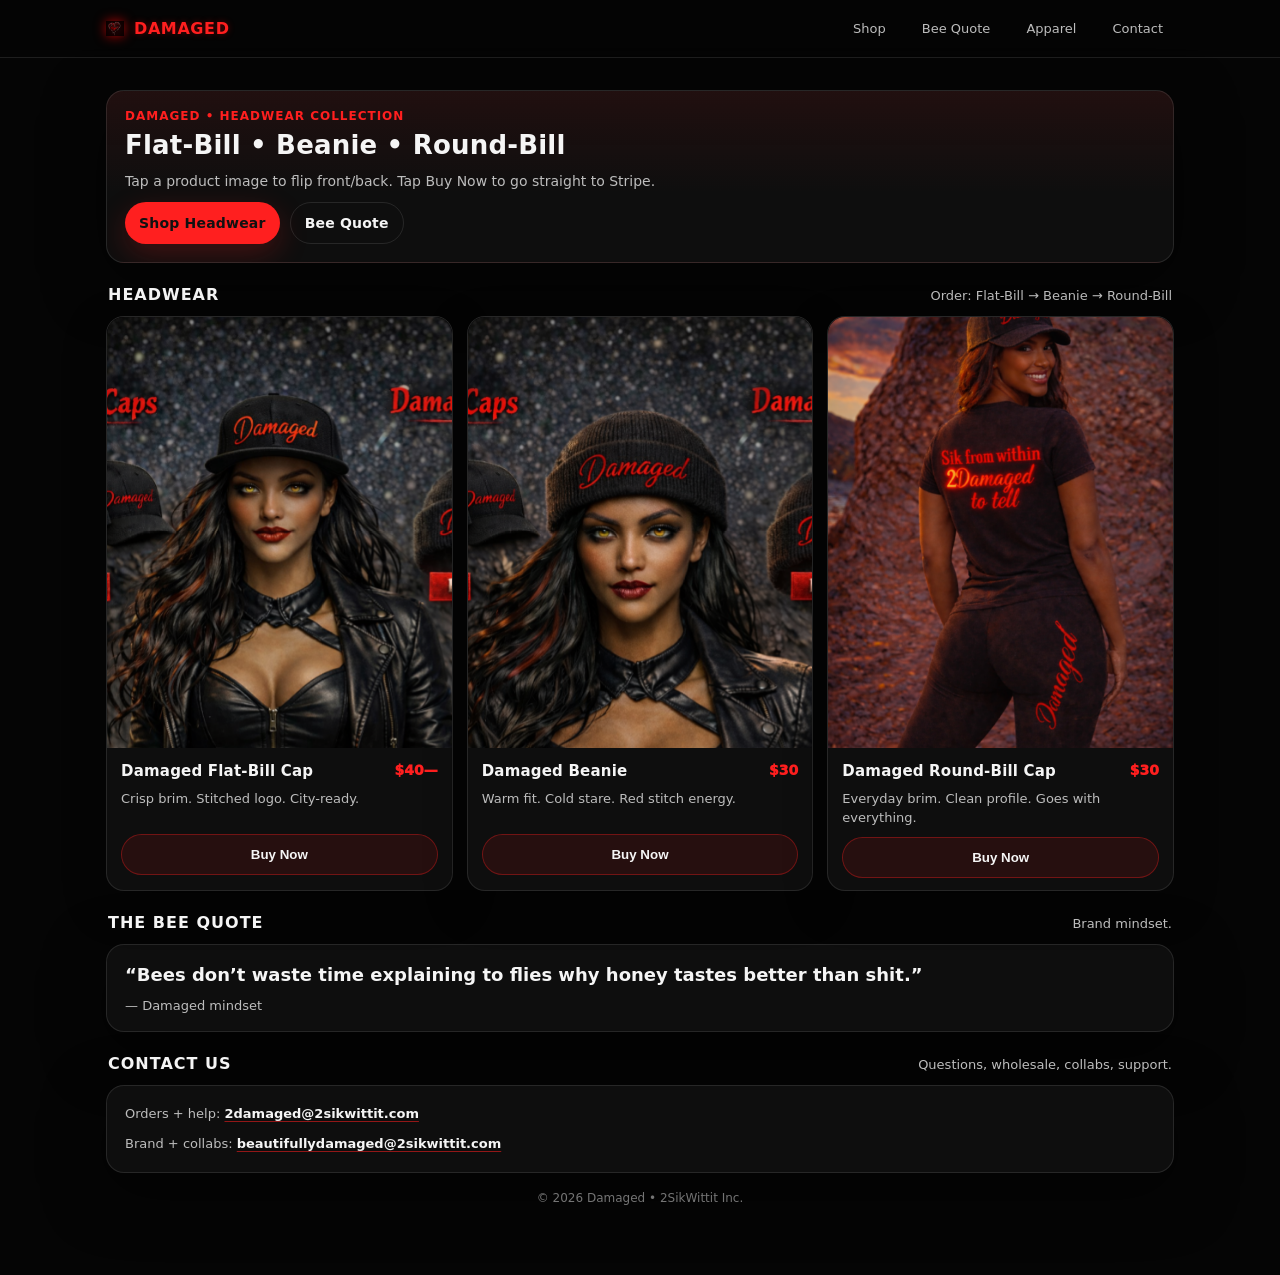
<file: ad2.html>
<!DOCTYPE html>
<html lang="en">
<head>
  <meta charset="UTF-8" />
  <meta name="viewport" content="width=device-width,initial-scale=1" />
  <title>Damaged | Headwear Shop</title>

  <style>
    :root{
      --bg:#050505;
      --panel:#0e0e0e;
      --text:#f5f5f5;
      --muted:#bdbdbd;
      --red:#ff1f1f;
      --line:rgba(255,255,255,.10);
      --shadow: 0 18px 60px rgba(0,0,0,.55);
      --radius: 18px;
    }
    *{ box-sizing:border-box; }
    html,body{ margin:0; padding:0; background:var(--bg); color:var(--text); font-family: system-ui,-apple-system,Segoe UI,Roboto,Arial,sans-serif; }
    a{ color:inherit; text-decoration:none; }
    img{ max-width:100%; display:block; }

    .topbar{
      position:sticky; top:0; z-index:50;
      background: rgba(5,5,5,.72);
      backdrop-filter: blur(10px);
      border-bottom:1px solid var(--line);
    }
    .topbar-inner{
      max-width:1100px; margin:0 auto;
      display:flex; align-items:center; justify-content:space-between;
      padding:12px 16px;
      gap:14px;
    }

    .brand{
      display:flex; align-items:center; gap:10px;
      font-weight:900; letter-spacing:.6px;
      text-transform:uppercase;
    }
    .brand-heart{
      width:18px; height:18px; object-fit:contain;
      filter: drop-shadow(0 0 6px rgba(255,0,0,.7));
    }
    .brand span{
      color: var(--red);
      text-shadow: 0 0 6px rgba(255,0,0,.35);
    }

    .nav{
      display:flex; gap:14px; align-items:center;
      font-size:13px; color:var(--muted);
    }
    .nav a{ padding:8px 10px; border-radius:999px; border:1px solid transparent; }
    .nav a:hover{ border-color:var(--line); color:var(--text); }

    .wrap{ max-width:1100px; margin:0 auto; padding:18px 16px 70px; }

    .hero{
      margin-top:14px;
      border:1px solid var(--line);
      background: linear-gradient(180deg, rgba(255,31,31,.08), transparent 60%), var(--panel);
      border-radius: var(--radius);
      overflow:hidden;
      box-shadow: var(--shadow);
    }
    .hero-inner{
      padding:18px;
      display:flex;
      align-items:flex-end;
      justify-content:space-between;
      gap:14px;
      flex-wrap:wrap;
    }
    .kicker{
      color:var(--red);
      font-weight:900;
      letter-spacing:1px;
      text-transform:uppercase;
      font-size:12px;
    }
    h1{
      margin:8px 0 0;
      font-size:26px;
      line-height:1.15;
      letter-spacing:.2px;
    }
    .sub{
      margin:10px 0 0;
      color:var(--muted);
      line-height:1.5;
      font-size:14px;
      max-width: 62ch;
    }
    .cta-row{
      display:flex; gap:10px; flex-wrap:wrap;
      margin-top:10px;
    }
    .btn{
      appearance:none; border:none; cursor:pointer;
      padding:12px 14px;
      border-radius:999px;
      font-weight:850;
      letter-spacing:.2px;
      font-size:14px;
      display:inline-flex; align-items:center; justify-content:center;
      gap:10px;
      transition: transform .12s ease, filter .12s ease, background .12s ease, border-color .12s ease;
      user-select:none;
      white-space:nowrap;
    }
    .btn:active{ transform: translateY(1px); }
    .btn-primary{
      background: var(--red);
      color:#111;
      box-shadow: 0 10px 30px rgba(255,31,31,.22);
    }
    .btn-primary:hover{ filter: brightness(1.05); }
    .btn-ghost{
      background: transparent;
      border:1px solid var(--line);
      color:var(--text);
    }
    .btn-ghost:hover{ border-color: rgba(255,255,255,.25); }

    .section{ margin-top:22px; }
    .section-head{
      display:flex; align-items:baseline; justify-content:space-between; gap:10px;
      margin:0 2px 12px;
    }
    .section-head h2{
      margin:0;
      font-size:16px;
      text-transform:uppercase;
      letter-spacing:1px;
    }
    .section-head p{
      margin:0;
      color:var(--muted);
      font-size:13px;
    }

    .grid{
      display:grid;
      grid-template-columns: repeat(3, 1fr);
      gap:14px;
    }
    .card{
      border:1px solid var(--line);
      background: var(--panel);
      border-radius: var(--radius);
      overflow:hidden;
      box-shadow: 0 14px 40px rgba(0,0,0,.35);
      display:flex;
      flex-direction:column;
      min-height: 100%;
    }

    .flip-wrapper{
      position:relative;
      aspect-ratio: 4 / 5;
      background:#000;
      overflow:hidden;
    }
    .flip-wrapper img{
      position:absolute;
      inset:0;
      width:100%;
      height:100%;
      object-fit:cover;
      transform: scale(1.02);
      transition: opacity .28s ease, transform .35s ease;
      will-change: opacity, transform;
    }
    .flip-wrapper img.back{ opacity:0; }
    .card:hover .flip-wrapper img.front{ opacity:0; }
    .card:hover .flip-wrapper img.back{ opacity:1; }
    .card:hover .flip-wrapper img{ transform: scale(1.06); }

    .card.is-flipped .flip-wrapper img.front{ opacity:0; }
    .card.is-flipped .flip-wrapper img.back{ opacity:1; }

    .card .body{
      padding:14px 14px 12px;
      display:flex;
      flex-direction:column;
      gap:10px;
      flex:1;
    }
    .title-row{
      display:flex; align-items:flex-start; justify-content:space-between; gap:10px;
    }
    .title{
      margin:0;
      font-weight:900;
      letter-spacing:.2px;
      font-size:15px;
      line-height:1.2;
    }
    .price{
      color:var(--red);
      font-weight:950;
      font-size:14px;
      white-space:nowrap;
    }
    .desc{
      margin:0;
      color:var(--muted);
      font-size:13px;
      line-height:1.45;
      min-height: 34px;
    }
    .btn-buy{
      width:100%;
      background: rgba(255,31,31,.10);
      border:1px solid rgba(255,31,31,.35);
      color:var(--text);
      padding:12px 14px;
      border-radius:999px;
      font-weight:900;
      cursor:pointer;
      transition: filter .12s ease, transform .12s ease, border-color .12s ease;
    }
    .btn-buy:hover{
      filter: brightness(1.12);
      border-color: rgba(255,31,31,.55);
    }

    /* Responsive */
    @media (max-width: 900px){
      .grid{ grid-template-columns: repeat(2, 1fr); }
    }
    @media (max-width: 520px){
      .grid{ grid-template-columns: 1fr; }
      h1{ font-size:22px; }
    }
  </style>
</head>

<body>
 
  <header class="topbar">
    <div class="topbar-inner">
      <div class="brand">
        <img src="ad/images/DamagedHeart.jpeg" alt="Damaged Heart" class="brand-heart">
        <span>Damaged</span>
      </div>

      <!-- KEEP BEE QUOTE LINK + add back-to-apparel -->
      <nav class="nav">
        <a href="#shop">Shop</a>
        <a href="#bee">Bee Quote</a>
        <a href="index.html">Apparel</a>
        <a href="#contact">Contact</a>
      </nav>
    </div>
  </header>

  <main class="wrap">

    <!-- HERO -->
    <section class="hero" id="top">
      <div class="hero-inner">
        <div>
          <div class="kicker">Damaged • Headwear Collection</div>
          <h1>Flat-Bill • Beanie • Round-Bill</h1>
          <p class="sub">Tap a product image to flip front/back. Tap Buy Now to go straight to Stripe.</p>
          <div class="cta-row">
            <a class="btn btn-primary" href="#shop">Shop Headwear</a>
            <a class="btn btn-ghost" href="#bee">Bee Quote</a>
          </div>
        </div>
      </div>
    </section>

    <!-- PRODUCTS -->
    <section class="section" id="shop">
      <div class="section-head">
        <h2>Headwear</h2>
        <p>Order: Flat-Bill → Beanie → Round-Bill</p>
      </div>

      <div class="grid">
        <!-- 1) FLAT-BILL -->
        <article class="card" data-payment-link="https://buy.stripe.com/aFa7sN62hd7y74576scfK0b">
          <div class="flip-wrapper" role="button" aria-label="Flip product image">
            <img class="front" src="ad/images/capsreddamaged.png" alt="Damaged Flat-Bill Cap - Front">
            <img class="back"  src="ad/images/NewFlatBillBack.png"  alt="Damaged Flat-Bill Cap - Back">
          </div>
          <div class="body">
            <div class="title-row">
              <p class="title">Damaged Flat-Bill Cap</p>
              <div class="price">$40—</div>
            </div>
            <p class="desc">Crisp brim. Stitched logo. City-ready.</p>
            <button class="btn-buy">Buy Now</button>
          </div>
        </article>

        <!-- 2) BEANIE -->
        <article class="card" data-payment-link="https://buy.stripe.com/dRm6oJ4Yd6Ja8893UgcfK05">
          <div class="flip-wrapper" role="button" aria-label="Flip product image">
            <img class="front" src="ad/images/beanieredstitchdamagedMastercopy.png" alt="Damaged Beanie - Front">
            <img class="back"  src="ad/images/NewDamagedBeanieBack.jpeg"  alt="Damaged Beanie - Back">
          </div>
          <div class="body">
            <div class="title-row">
              <p class="title">Damaged Beanie</p>
              <div class="price">$30</div>
            </div>
            <p class="desc">Warm fit. Cold stare. Red stitch energy.</p>
            <button class="btn-buy">Buy Now</button>
          </div>
        </article>

        <!-- 3) ROUND-BILL -->
        <article class="card" data-payment-link="https://buy.stripe.com/9B66oJ4Yd4B2gEF8awcfK06">
          <div class="flip-wrapper" role="button" aria-label="Flip product image">
            <img class="front" src="ad/images/NewRound-BillCap.png" alt="Damaged Round-Bill Cap - Front">
            <img class="back"  src="ad/images/NewRoundBillCap.png"  alt="Damaged Round-Bill Cap - Back">
          </div>
          <div class="body">
            <div class="title-row">
              <p class="title">Damaged Round-Bill Cap</p>
              <div class="price">$30</div>
            </div>
            <p class="desc">Everyday brim. Clean profile. Goes with everything.</p>
            <button class="btn-buy">Buy Now</button>
          </div>
        </article>
      </div>
    </section>

    <!-- BEE QUOTE -->
    <section class="section" id="bee">
      <div class="section-head">
        <h2>The Bee Quote</h2>
        <p>Brand mindset.</p>
      </div>

      <div style="border:1px solid var(--line); background:var(--panel); border-radius:var(--radius); padding:18px; box-shadow:var(--shadow);">
        <div style="font-size:18px; line-height:1.35; font-weight:900;">
          “Bees don’t waste time explaining to flies why honey tastes better than shit.”
        </div>
        <div style="margin-top:10px; color:var(--muted); font-size:13px;">
          — Damaged mindset
        </div>
      </div>
    </section>

    <!-- CONTACT -->
    <section class="section" id="contact">
      <div class="section-head">
        <h2>Contact Us</h2>
        <p>Questions, wholesale, collabs, support.</p>
      </div>

      <div style="border:1px solid var(--line); background:var(--panel); border-radius:var(--radius); padding:18px; box-shadow:var(--shadow);">
        <p style="margin:0; color:var(--muted); line-height:1.55; font-size:13px;">
          Orders + help:
          <a style="color:var(--text); font-weight:900; text-decoration:underline; text-decoration-color:rgba(255,31,31,.55); text-underline-offset:3px;"
             href="mailto:2damaged@2sikwittit.com">2damaged@2sikwittit.com</a>
        </p>
        <p style="margin:10px 0 0; color:var(--muted); line-height:1.55; font-size:13px;">
          Brand + collabs:
          <a style="color:var(--text); font-weight:900; text-decoration:underline; text-decoration-color:rgba(255,31,31,.55); text-underline-offset:3px;"
             href="mailto:beautifullydamaged@2sikwittit.com">beautifullydamaged@2sikwittit.com</a>
        </p>
      </div>

      <footer style="margin-top:18px; color:rgba(255,255,255,.45); font-size:12px; text-align:center;">
        © <span id="year"></span> Damaged • 2SikWittit Inc.
      </footer>
    </section>

  </main>

  <script>
    document.getElementById("year").textContent = new Date().getFullYear();

    // Stripe redirect
    document.addEventListener("click", (e) => {
      const buyBtn = e.target.closest(".btn-buy");
      if (buyBtn) {
        e.preventDefault();
        const card = buyBtn.closest(".card");
        const link = (card?.dataset.paymentLink || "").trim();

        if (!link || !link.startsWith("https://buy.stripe.com/")) {
          alert("Payment link missing or invalid for this item.");
          return;
        }
        buyBtn.textContent = "Redirecting…";
        window.location.href = link;
        return;
      }

      // Mobile flip: tap image to toggle front/back
      const flip = e.target.closest(".flip-wrapper");
      if (flip) {
        const card = flip.closest(".card");
        if (!card) return;
        card.classList.toggle("is-flipped");
      }
    });
  </script>
</body>
</html>
</file>
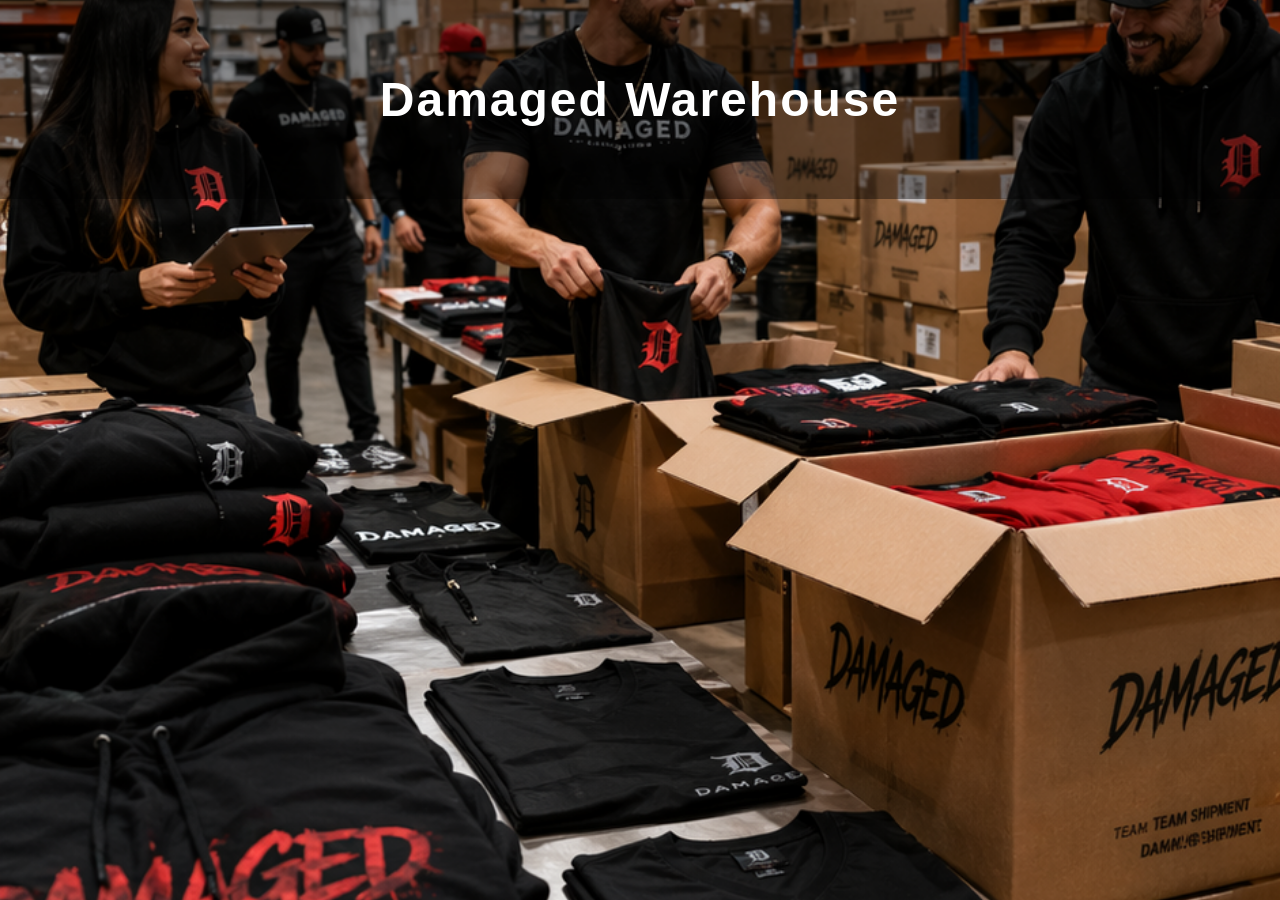
<file: ad3.html>
<!DOCTYPE html>
<html lang="en">
<head>
  <meta charset="UTF-8" />
  <meta name="viewport" content="width=device-width, initial-scale=1.0" />
  <title>Damaged | Warehouse</title>

  <style>
    body {
      margin: 0;
      padding: 0;
      background: url("ad/images/TeamWarehouse.png") no-repeat center center fixed;
      background-size: cover;
      background-color: #000;
      font-family: Arial, sans-serif;
      color: #fff;
    }

    /* Make entire page clickable */
    a.full-link {
      display: block;
      width: 100%;
      min-height: 100vh;
      text-decoration: none;
      color: inherit;
    }

    /* Optional overlay content (you can remove if you want pure image) */
    .content {
      position: relative;
      z-index: 2;
      padding: 40px;
      text-align: center;
      background: rgba(0, 0, 0, 0.4); /* subtle readability layer */
    }

    h1 {
      font-size: 3rem;
      letter-spacing: 2px;
    }
  </style>
</head>

<body>

  <!-- 🔗 THIS IS THE KEY: href wraps EVERYTHING -->
  <a href="https://beautifullydamaged.netlify.app/" class="full-link">

    <div class="content">
      <h1>Damaged Warehouse</h1>
      <!-- You can remove this text if you want just the image -->
    </div>

  </a>

</body>
</html>
</file>
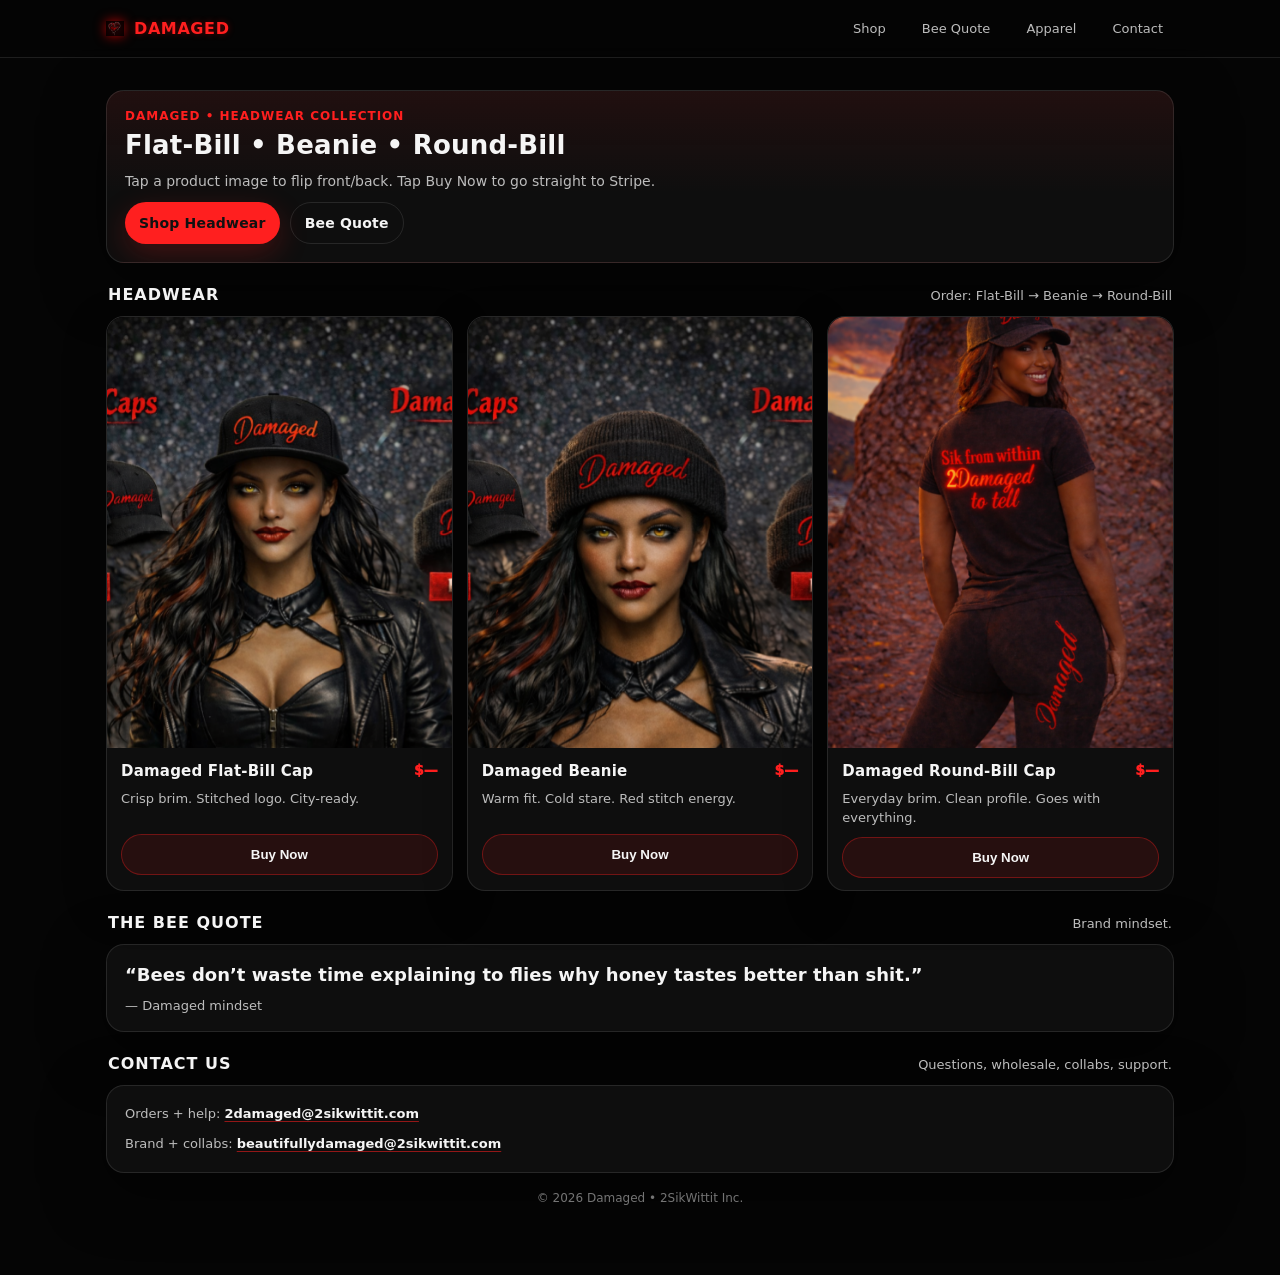
<file: ad/ad2.html>
<!DOCTYPE html>
<html lang="en">
<head>
  <meta charset="UTF-8" />
  <meta name="viewport" content="width=device-width,initial-scale=1" />
  <title>Damaged | Headwear Shop</title>

  <style>
    :root{
      --bg:#050505;
      --panel:#0e0e0e;
      --text:#f5f5f5;
      --muted:#bdbdbd;
      --red:#ff1f1f;
      --line:rgba(255,255,255,.10);
      --shadow: 0 18px 60px rgba(0,0,0,.55);
      --radius: 18px;
    }
    *{ box-sizing:border-box; }
    html,body{ margin:0; padding:0; background:var(--bg); color:var(--text); font-family: system-ui,-apple-system,Segoe UI,Roboto,Arial,sans-serif; }
    a{ color:inherit; text-decoration:none; }
    img{ max-width:100%; display:block; }

    .topbar{
      position:sticky; top:0; z-index:50;
      background: rgba(5,5,5,.72);
      backdrop-filter: blur(10px);
      border-bottom:1px solid var(--line);
    }
    .topbar-inner{
      max-width:1100px; margin:0 auto;
      display:flex; align-items:center; justify-content:space-between;
      padding:12px 16px;
      gap:14px;
    }

    .brand{
      display:flex; align-items:center; gap:10px;
      font-weight:900; letter-spacing:.6px;
      text-transform:uppercase;
    }
    .brand-heart{
      width:18px; height:18px; object-fit:contain;
      filter: drop-shadow(0 0 6px rgba(255,0,0,.7));
    }
    .brand span{
      color: var(--red);
      text-shadow: 0 0 6px rgba(255,0,0,.35);
    }

    .nav{
      display:flex; gap:14px; align-items:center;
      font-size:13px; color:var(--muted);
    }
    .nav a{ padding:8px 10px; border-radius:999px; border:1px solid transparent; }
    .nav a:hover{ border-color:var(--line); color:var(--text); }

    .wrap{ max-width:1100px; margin:0 auto; padding:18px 16px 70px; }

    .hero{
      margin-top:14px;
      border:1px solid var(--line);
      background: linear-gradient(180deg, rgba(255,31,31,.08), transparent 60%), var(--panel);
      border-radius: var(--radius);
      overflow:hidden;
      box-shadow: var(--shadow);
    }
    .hero-inner{
      padding:18px;
      display:flex;
      align-items:flex-end;
      justify-content:space-between;
      gap:14px;
      flex-wrap:wrap;
    }
    .kicker{
      color:var(--red);
      font-weight:900;
      letter-spacing:1px;
      text-transform:uppercase;
      font-size:12px;
    }
    h1{
      margin:8px 0 0;
      font-size:26px;
      line-height:1.15;
      letter-spacing:.2px;
    }
    .sub{
      margin:10px 0 0;
      color:var(--muted);
      line-height:1.5;
      font-size:14px;
      max-width: 62ch;
    }
    .cta-row{
      display:flex; gap:10px; flex-wrap:wrap;
      margin-top:10px;
    }
    .btn{
      appearance:none; border:none; cursor:pointer;
      padding:12px 14px;
      border-radius:999px;
      font-weight:850;
      letter-spacing:.2px;
      font-size:14px;
      display:inline-flex; align-items:center; justify-content:center;
      gap:10px;
      transition: transform .12s ease, filter .12s ease, background .12s ease, border-color .12s ease;
      user-select:none;
      white-space:nowrap;
    }
    .btn:active{ transform: translateY(1px); }
    .btn-primary{
      background: var(--red);
      color:#111;
      box-shadow: 0 10px 30px rgba(255,31,31,.22);
    }
    .btn-primary:hover{ filter: brightness(1.05); }
    .btn-ghost{
      background: transparent;
      border:1px solid var(--line);
      color:var(--text);
    }
    .btn-ghost:hover{ border-color: rgba(255,255,255,.25); }

    .section{ margin-top:22px; }
    .section-head{
      display:flex; align-items:baseline; justify-content:space-between; gap:10px;
      margin:0 2px 12px;
    }
    .section-head h2{
      margin:0;
      font-size:16px;
      text-transform:uppercase;
      letter-spacing:1px;
    }
    .section-head p{
      margin:0;
      color:var(--muted);
      font-size:13px;
    }

    .grid{
      display:grid;
      grid-template-columns: repeat(3, 1fr);
      gap:14px;
    }
    .card{
      border:1px solid var(--line);
      background: var(--panel);
      border-radius: var(--radius);
      overflow:hidden;
      box-shadow: 0 14px 40px rgba(0,0,0,.35);
      display:flex;
      flex-direction:column;
      min-height: 100%;
    }

    .flip-wrapper{
      position:relative;
      aspect-ratio: 4 / 5;
      background:#000;
      overflow:hidden;
    }
    .flip-wrapper img{
      position:absolute;
      inset:0;
      width:100%;
      height:100%;
      object-fit:cover;
      transform: scale(1.02);
      transition: opacity .28s ease, transform .35s ease;
      will-change: opacity, transform;
    }
    .flip-wrapper img.back{ opacity:0; }
    .card:hover .flip-wrapper img.front{ opacity:0; }
    .card:hover .flip-wrapper img.back{ opacity:1; }
    .card:hover .flip-wrapper img{ transform: scale(1.06); }

    .card.is-flipped .flip-wrapper img.front{ opacity:0; }
    .card.is-flipped .flip-wrapper img.back{ opacity:1; }

    .card .body{
      padding:14px 14px 12px;
      display:flex;
      flex-direction:column;
      gap:10px;
      flex:1;
    }
    .title-row{
      display:flex; align-items:flex-start; justify-content:space-between; gap:10px;
    }
    .title{
      margin:0;
      font-weight:900;
      letter-spacing:.2px;
      font-size:15px;
      line-height:1.2;
    }
    .price{
      color:var(--red);
      font-weight:950;
      font-size:14px;
      white-space:nowrap;
    }
    .desc{
      margin:0;
      color:var(--muted);
      font-size:13px;
      line-height:1.45;
      min-height: 34px;
    }
    .btn-buy{
      width:100%;
      background: rgba(255,31,31,.10);
      border:1px solid rgba(255,31,31,.35);
      color:var(--text);
      padding:12px 14px;
      border-radius:999px;
      font-weight:900;
      cursor:pointer;
      transition: filter .12s ease, transform .12s ease, border-color .12s ease;
    }
    .btn-buy:hover{
      filter: brightness(1.12);
      border-color: rgba(255,31,31,.55);
    }

    /* Responsive */
    @media (max-width: 900px){
      .grid{ grid-template-columns: repeat(2, 1fr); }
    }
    @media (max-width: 520px){
      .grid{ grid-template-columns: 1fr; }
      h1{ font-size:22px; }
    }
  </style>
</head>

<body>
  <header class="topbar">
    <div class="topbar-inner">
      <div class="brand">
        <img src="images/DamagedHeart.jpeg" alt="Damaged Heart" class="brand-heart">
        <span>Damaged</span>
      </div>

      <!-- KEEP BEE QUOTE LINK + add back-to-apparel -->
      <nav class="nav">
        <a href="#shop">Shop</a>
        <a href="#bee">Bee Quote</a>
        <a href="ad.html">Apparel</a>
        <a href="#contact">Contact</a>
      </nav>
    </div>
  </header>

  <main class="wrap">

    <!-- HERO -->
    <section class="hero" id="top">
      <div class="hero-inner">
        <div>
          <div class="kicker">Damaged • Headwear Collection</div>
          <h1>Flat-Bill • Beanie • Round-Bill</h1>
          <p class="sub">Tap a product image to flip front/back. Tap Buy Now to go straight to Stripe.</p>
          <div class="cta-row">
            <a class="btn btn-primary" href="#shop">Shop Headwear</a>
            <a class="btn btn-ghost" href="#bee">Bee Quote</a>
          </div>
        </div>
      </div>
    </section>

    <!-- PRODUCTS -->
    <section class="section" id="shop">
      <div class="section-head">
        <h2>Headwear</h2>
        <p>Order: Flat-Bill → Beanie → Round-Bill</p>
      </div>

      <div class="grid">
        <!-- 1) FLAT-BILL -->
        <article class="card" data-payment-link="https://buy.stripe.com/aFa7sN62hd7y74576scfK0b">
          <div class="flip-wrapper" role="button" aria-label="Flip product image">
            <img class="front" src="images/capsreddamaged.png" alt="Damaged Flat-Bill Cap - Front">
            <img class="back"  src="images/NewFlatBillBack.png"  alt="Damaged Flat-Bill Cap - Back">
          </div>
          <div class="body">
            <div class="title-row">
              <p class="title">Damaged Flat-Bill Cap</p>
              <div class="price">$—</div>
            </div>
            <p class="desc">Crisp brim. Stitched logo. City-ready.</p>
            <button class="btn-buy">Buy Now</button>
          </div>
        </article>

        <!-- 2) BEANIE -->
        <article class="card" data-payment-link="https://buy.stripe.com/dRm6oJ4Yd6Ja8893UgcfK05">
          <div class="flip-wrapper" role="button" aria-label="Flip product image">
            <img class="front" src="images/beanieredstitchdamagedMastercopy.png" alt="Damaged Beanie - Front">
            <img class="back"  src="images/NewDamagedBeanieBack.jpeg"  alt="Damaged Beanie - Back">
          </div>
          <div class="body">
            <div class="title-row">
              <p class="title">Damaged Beanie</p>
              <div class="price">$—</div>
            </div>
            <p class="desc">Warm fit. Cold stare. Red stitch energy.</p>
            <button class="btn-buy">Buy Now</button>
          </div>
        </article>

        <!-- 3) ROUND-BILL -->
        <article class="card" data-payment-link="https://buy.stripe.com/9B66oJ4Yd4B2gEF8awcfK06">
          <div class="flip-wrapper" role="button" aria-label="Flip product image">
            <img class="front" src="images/NewRound-BillCap.png" alt="Damaged Round-Bill Cap - Front">
            <img class="back"  src="images/NewRoundBillCap.png"  alt="Damaged Round-Bill Cap - Back">
          </div>
          <div class="body">
            <div class="title-row">
              <p class="title">Damaged Round-Bill Cap</p>
              <div class="price">$—</div>
            </div>
            <p class="desc">Everyday brim. Clean profile. Goes with everything.</p>
            <button class="btn-buy">Buy Now</button>
          </div>
        </article>
      </div>
    </section>

    <!-- BEE QUOTE -->
    <section class="section" id="bee">
      <div class="section-head">
        <h2>The Bee Quote</h2>
        <p>Brand mindset.</p>
      </div>

      <div style="border:1px solid var(--line); background:var(--panel); border-radius:var(--radius); padding:18px; box-shadow:var(--shadow);">
        <div style="font-size:18px; line-height:1.35; font-weight:900;">
          “Bees don’t waste time explaining to flies why honey tastes better than shit.”
        </div>
        <div style="margin-top:10px; color:var(--muted); font-size:13px;">
          — Damaged mindset
        </div>
      </div>
    </section>

    <!-- CONTACT -->
    <section class="section" id="contact">
      <div class="section-head">
        <h2>Contact Us</h2>
        <p>Questions, wholesale, collabs, support.</p>
      </div>

      <div style="border:1px solid var(--line); background:var(--panel); border-radius:var(--radius); padding:18px; box-shadow:var(--shadow);">
        <p style="margin:0; color:var(--muted); line-height:1.55; font-size:13px;">
          Orders + help:
          <a style="color:var(--text); font-weight:900; text-decoration:underline; text-decoration-color:rgba(255,31,31,.55); text-underline-offset:3px;"
             href="mailto:2damaged@2sikwittit.com">2damaged@2sikwittit.com</a>
        </p>
        <p style="margin:10px 0 0; color:var(--muted); line-height:1.55; font-size:13px;">
          Brand + collabs:
          <a style="color:var(--text); font-weight:900; text-decoration:underline; text-decoration-color:rgba(255,31,31,.55); text-underline-offset:3px;"
             href="mailto:beautifullydamaged@2sikwittit.com">beautifullydamaged@2sikwittit.com</a>
        </p>
      </div>

      <footer style="margin-top:18px; color:rgba(255,255,255,.45); font-size:12px; text-align:center;">
        © <span id="year"></span> Damaged • 2SikWittit Inc.
      </footer>
    </section>

  </main>

  <script>
    document.getElementById("year").textContent = new Date().getFullYear();

    // Stripe redirect
    document.addEventListener("click", (e) => {
      const buyBtn = e.target.closest(".btn-buy");
      if (buyBtn) {
        e.preventDefault();
        const card = buyBtn.closest(".card");
        const link = (card?.dataset.paymentLink || "").trim();

        if (!link || !link.startsWith("https://buy.stripe.com/")) {
          alert("Payment link missing or invalid for this item.");
          return;
        }
        buyBtn.textContent = "Redirecting…";
        window.location.href = link;
        return;
      }

      // Mobile flip: tap image to toggle front/back
      const flip = e.target.closest(".flip-wrapper");
      if (flip) {
        const card = flip.closest(".card");
        if (!card) return;
        card.classList.toggle("is-flipped");
      }
    });
  </script>
</body>
</html>
</file>
